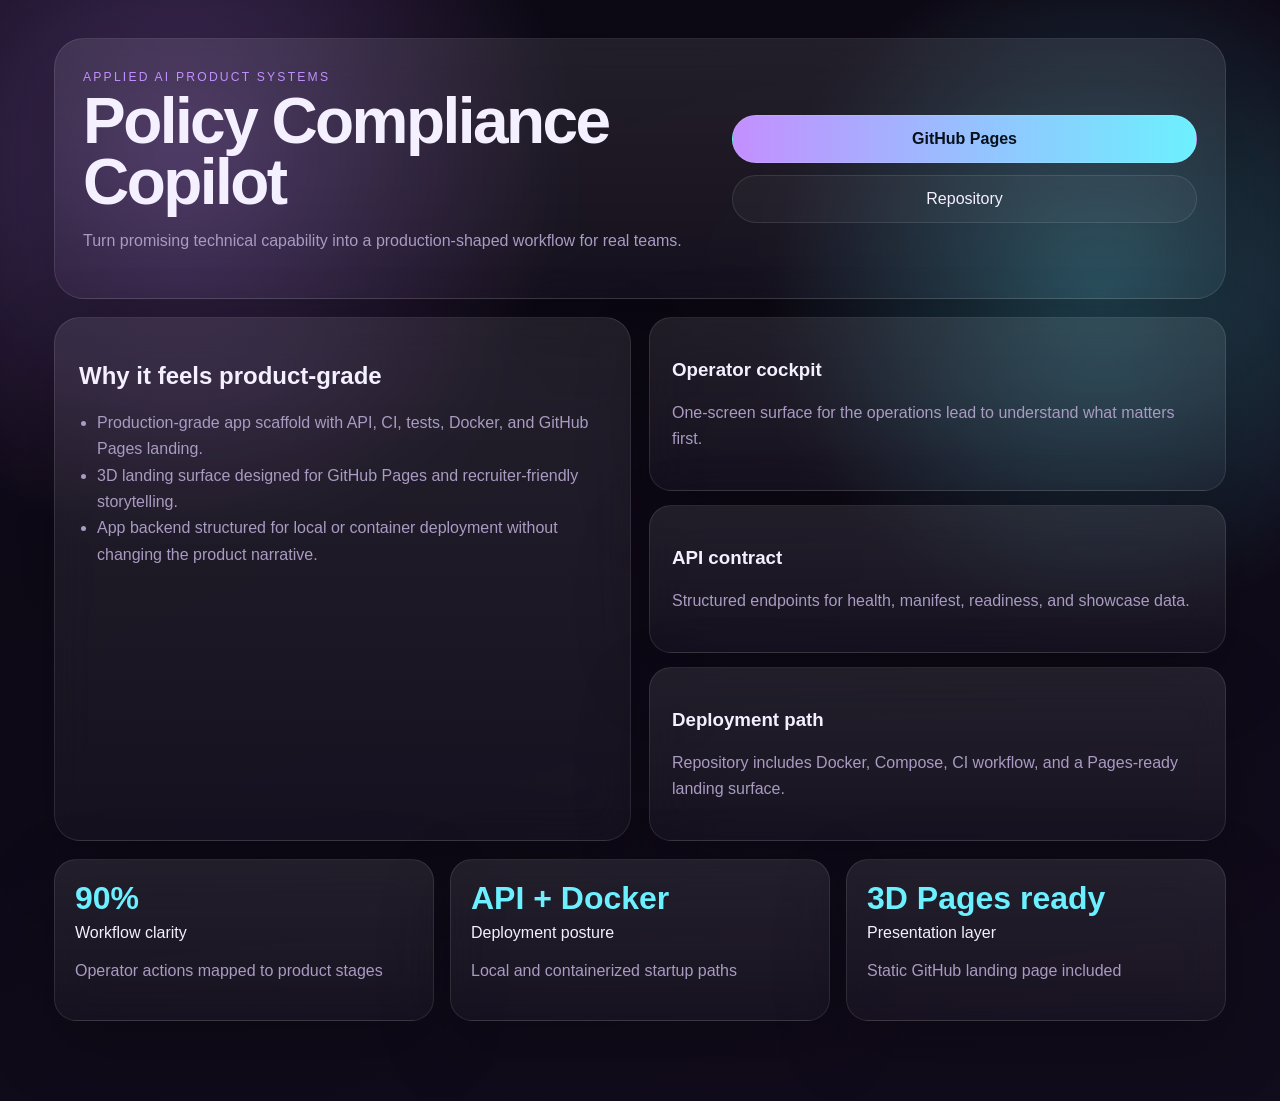
<file: docs/index.html>
<!DOCTYPE html>
<html lang="en">
<head>
  <meta charset="UTF-8" />
  <meta name="viewport" content="width=device-width, initial-scale=1.0" />
  <title>Policy Compliance Copilot Landing</title>
  <link rel="stylesheet" href="landing.css" />
</head>
<body>
  <div class="scene" id="scene">
    <div class="backdrop"></div>
    <main class="deck">
      <section class="hero-card glass">
        <div>
          <span class="eyebrow">Applied AI product systems</span>
          <h1>Policy Compliance Copilot</h1>
          <p>Turn promising technical capability into a production-shaped workflow for real teams.</p>
        </div>
        <nav class="cta-stack">
          <a class="cta primary" href="https://r-behera.github.io/policy-compliance-copilot/">GitHub Pages</a>
          <a class="cta" href="https://github.com/R-behera/policy-compliance-copilot">Repository</a>
        </nav>
      </section>
      <section class="orbit-grid">
        <div class="glass panel large">
          <h2>Why it feels product-grade</h2>
          <ul><li>Production-grade app scaffold with API, CI, tests, Docker, and GitHub Pages landing.</li><li>3D landing surface designed for GitHub Pages and recruiter-friendly storytelling.</li><li>App backend structured for local or container deployment without changing the product narrative.</li></ul>
        </div>
        <div id="cards" class="card-stack"></div>
      </section>
      <section class="metrics-row" id="metrics"></section>
    </main>
  </div>
  <script>window.PROJECT_MANIFEST = {"slug": "policy-compliance-copilot", "title": "Policy Compliance Copilot", "summary": "![Demo Screenshot](demo/screenshot.png)", "domain": "Applied AI product systems", "audience": "operations lead", "promise": "Turn promising technical capability into a production-shaped workflow for real teams.", "hero": ["Production-grade app scaffold with API, CI, tests, Docker, and GitHub Pages landing.", "3D landing surface designed for GitHub Pages and recruiter-friendly storytelling.", "App backend structured for local or container deployment without changing the product narrative."], "kpis": [{"label": "Workflow clarity", "value": "90%", "note": "Operator actions mapped to product stages"}, {"label": "Deployment posture", "value": "API + Docker", "note": "Local and containerized startup paths"}, {"label": "Presentation layer", "value": "3D Pages ready", "note": "Static GitHub landing page included"}], "stages": ["ingest", "validate", "analyze", "decide", "monitor"], "cards": [{"title": "Operator cockpit", "body": "One-screen surface for the operations lead to understand what matters first."}, {"title": "API contract", "body": "Structured endpoints for health, manifest, readiness, and showcase data."}, {"title": "Deployment path", "body": "Repository includes Docker, Compose, CI workflow, and a Pages-ready landing surface."}], "scene": "depth-columns", "theme": {"bg": "#0c0812", "surface": "#171022", "ink": "#f5f0ff", "muted": "#a99bc2", "accent": "#c38fff", "accent2": "#6cf0ff"}, "pages_url": "https://r-behera.github.io/policy-compliance-copilot/", "api_examples": {"health": {"status": "ok", "project": "policy-compliance-copilot"}, "readiness": {"api": "ready", "landing_page": "docs/index.html", "container": "Dockerfile present"}, "signals": [{"name": "Decision coverage", "status": "strong", "detail": "App and landing narrative aligned"}, {"name": "Operator context", "status": "strong", "detail": "Primary user anchored as operations lead"}, {"name": "Delivery path", "status": "ready", "detail": "Pages + containerized app scaffold generated"}]}};</script>
  <script src="landing.js"></script>
</body>
</html>
</file>
<file: docs/landing.css>
:root{--bg:#0c0812;--surface:#171022;--ink:#f5f0ff;--muted:#a99bc2;--accent:#c38fff;--accent2:#6cf0ff;--rx:0deg;--ry:0deg;}*{box-sizing:border-box}html,body{margin:0;min-height:100%;font-family:Inter,Segoe UI,sans-serif;background:var(--bg);color:var(--ink)}.scene{min-height:100vh;overflow:hidden;position:relative;transform-style:preserve-3d;perspective:1600px}.backdrop{position:absolute;inset:-10%;background:radial-gradient(circle at 20% 20%,color-mix(in srgb,var(--accent) 30%, transparent),transparent 24%),radial-gradient(circle at 80% 30%,color-mix(in srgb,var(--accent2) 28%, transparent),transparent 22%),linear-gradient(160deg,var(--bg),color-mix(in srgb,var(--surface) 78%, black));filter:saturate(1.15)}.deck{position:relative;z-index:2;max-width:1220px;margin:0 auto;padding:38px 24px 80px;transform:rotateX(var(--rx)) rotateY(var(--ry));transition:transform .12s ease-out}.glass{background:linear-gradient(180deg,rgba(255,255,255,.09),rgba(255,255,255,.03));border:1px solid rgba(255,255,255,.1);backdrop-filter:blur(22px);box-shadow:0 24px 70px rgba(0,0,0,.28)}.hero-card{display:grid;grid-template-columns:1.15fr .85fr;gap:20px;padding:28px;border-radius:30px;margin-bottom:18px}.eyebrow{letter-spacing:.18em;text-transform:uppercase;font-size:.76rem;color:var(--accent)}h1{font-size:clamp(2.4rem,5vw,4.8rem);line-height:.94;margin:.4rem 0 1rem;letter-spacing:-.04em}p,li{color:var(--muted);line-height:1.65}.cta-stack{display:flex;flex-direction:column;justify-content:center;gap:12px}.cta{display:inline-flex;justify-content:center;padding:14px 18px;border-radius:999px;text-decoration:none;color:var(--ink);border:1px solid rgba(255,255,255,.1);background:rgba(255,255,255,.04)}.primary{background:linear-gradient(90deg,var(--accent),var(--accent2));color:#07111b;font-weight:700}.orbit-grid{display:grid;grid-template-columns:1fr 1fr;gap:18px;margin-bottom:18px}.panel.large{padding:24px;border-radius:26px}.card-stack{display:grid;gap:14px}.flip{padding:22px;border-radius:22px;transform:translateZ(var(--z))}.metrics-row{display:grid;grid-template-columns:repeat(3,minmax(0,1fr));gap:16px}.metric{padding:20px;border-radius:22px}.metric strong{display:block;font-size:2rem;color:var(--accent2);margin-bottom:.4rem}ul{padding-left:18px;margin:14px 0 0}@media(max-width:980px){.hero-card,.orbit-grid,.metrics-row{grid-template-columns:1fr}.deck{padding:22px 16px 60px}}
</file>
